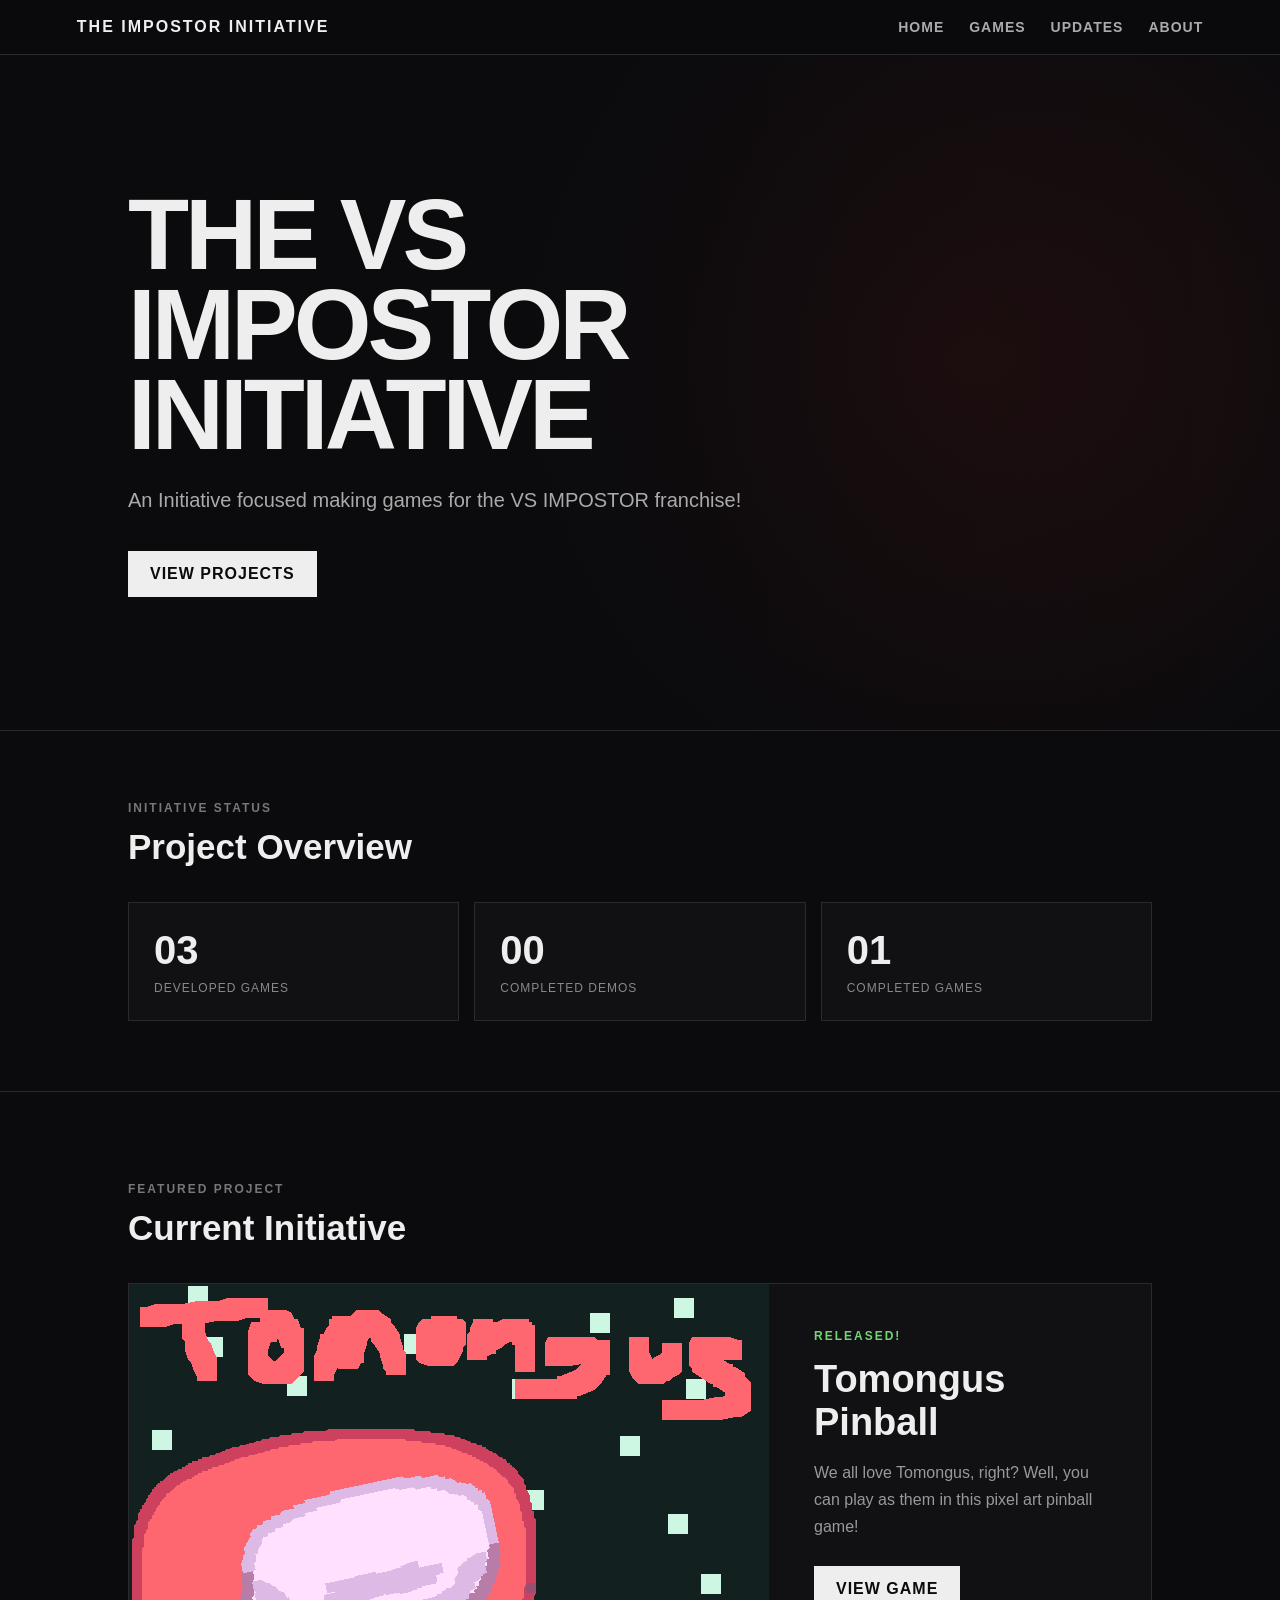
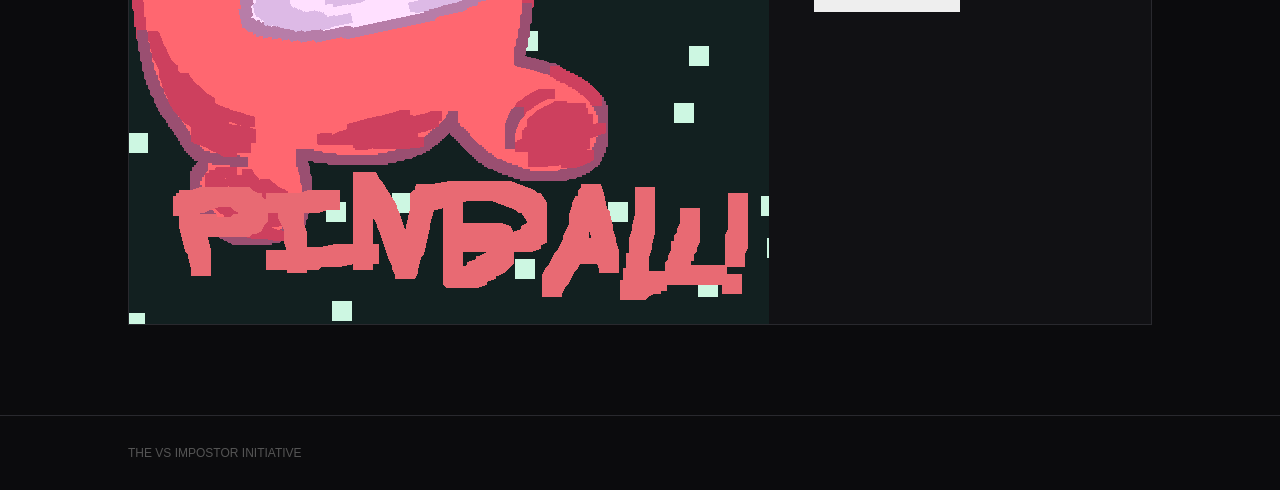
<file: index.html>
<!DOCTYPE html>
<html lang="en">
<head>
    <meta charset="UTF-8">
    <meta name="viewport" content="width=device-width, initial-scale=1.0">

    <title>The VS Impostor Initiative</title>

    <link rel="stylesheet" href="style.css">
</head>

<body>

    <header>
        <div class="logo">
            THE IMPOSTOR INITIATIVE
        </div>

        <nav>
            <a href="/">Home</a>
            <a href="/games">Games</a>
            <a href="/devlog">Updates</a>
            <a href="/about.html">About</a>
        </nav>
    </header>

    <main>

        <section class="hero">

            <div class="hero-content">

                <h1>
                    The VS<br>
                    Impostor<br>
                    Initiative
                </h1>

                <p class="subtitle">
                    An Initiative focused making games for the VS IMPOSTOR franchise!
                </p>

                <a class="button" href="/games">
                    View Projects
                </a>

            </div>

        </section>

        <section class="status-section">

            <div class="section-label">
                Initiative Status
            </div>

            <h2 class="section-title">
                Project Overview
            </h2>

            <div class="status-grid">

                <div class="status-card">
                    <div class="status-number">03</div>
                    <div class="status-name">
                        Developed Games
                    </div>
                </div>

                <div class="status-card">
                    <div class="status-number">00</div>
                    <div class="status-name">
                        Completed Demos
                    </div>
                </div>

                <div class="status-card">
                    <div class="status-number">01</div>
                    <div class="status-name">
                        Completed Games
                    </div>
                </div>

            </div>

        </section>


        <section class="featured">

            <div class="section-label">
                Featured Project
            </div>

            <h2 class="section-title">
                Current Initiative
            </h2>

            <div class="game-card">

                <div class="game-image">
                    <img src="covers/pinball.png" alt="Tomongus Pinball">
                </div>

                <div class="game-info">

                    <div class="game-status">
                        RELEASED!
                    </div>

                    <h3>
                        Tomongus Pinball
                    </h3>

                    <p>
                        We all love Tomongus, right? Well, you can play as them in this pixel art pinball game!
                    </p>

                    <a class="button" href="/games/pinball.html">
                        View Game
                    </a>

                </div>

            </div>

        </section>

    </main>


    <!-- FOOTER -->

    <footer>
        <span>
            THE VS IMPOSTOR INITIATIVE
        </span>
    </footer>

</body>
</html>
</file>
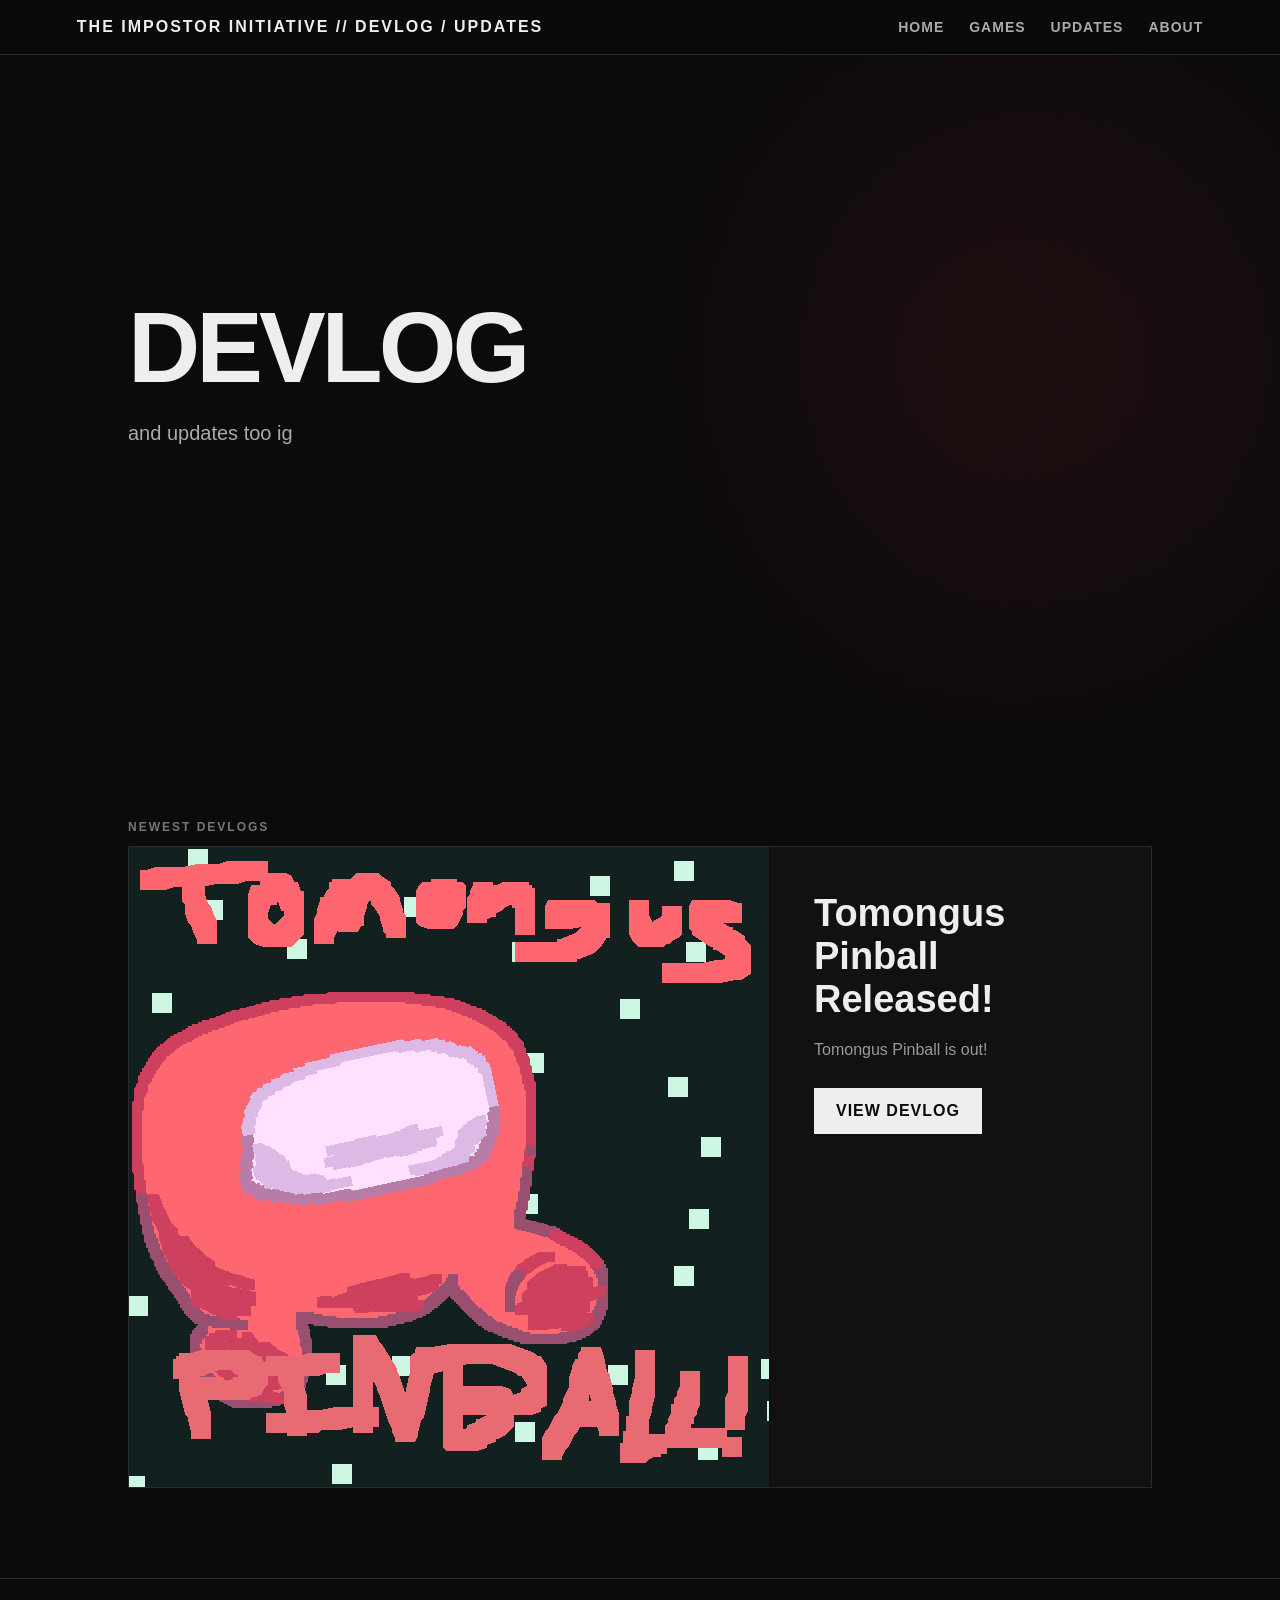
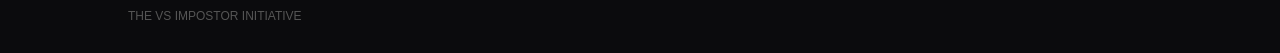
<file: devlog/index.html>
<!DOCTYPE html>
<html lang="en">
<head>
    <meta charset="UTF-8">
    <meta name="viewport" content="width=device-width, initial-scale=1.0">

    <title>The VS Impostor Initiative - Devlog / Updates</title>

    <link rel="stylesheet" href="/style.css">
</head>

<body>

    <header>
        <div class="logo">
            THE IMPOSTOR INITIATIVE // Devlog / Updates
        </div>

        <nav>
            <a href="/">Home</a>
            <a href="/games">Games</a>
            <a href="/devlog">Updates</a>
            <a href="/about.html">About</a>
        </nav>
    </header>

    <main>
        <section class="hero">

            <div class="hero-content">

                <h1>
                    DEVLOG
                </h1>

                <p class="subtitle">
                    and updates too ig
                </p>

            </div>

        </section>

        <section class="featured" id="featured">

            <div class="section-label">
                Newest Devlogs
            </div>

            <div class="game-card">

                <div class="game-image">
                    <img src="/covers/pinball.png" alt="Tomongus Pinball">
                </div>

                <div class="game-info">

                    <h3>
                        Tomongus Pinball Released!
                    </h3>

                    <p>
                        Tomongus Pinball is out!
                    </p>

                    <a class="button" href="/devlog/dev1.html">
                        View Devlog
                    </a>

                </div>

            </div>

        </section>
    </main>

    <footer>
        <span>
            THE VS IMPOSTOR INITIATIVE
        </span>
    </footer>

</body>
</html>
</file>
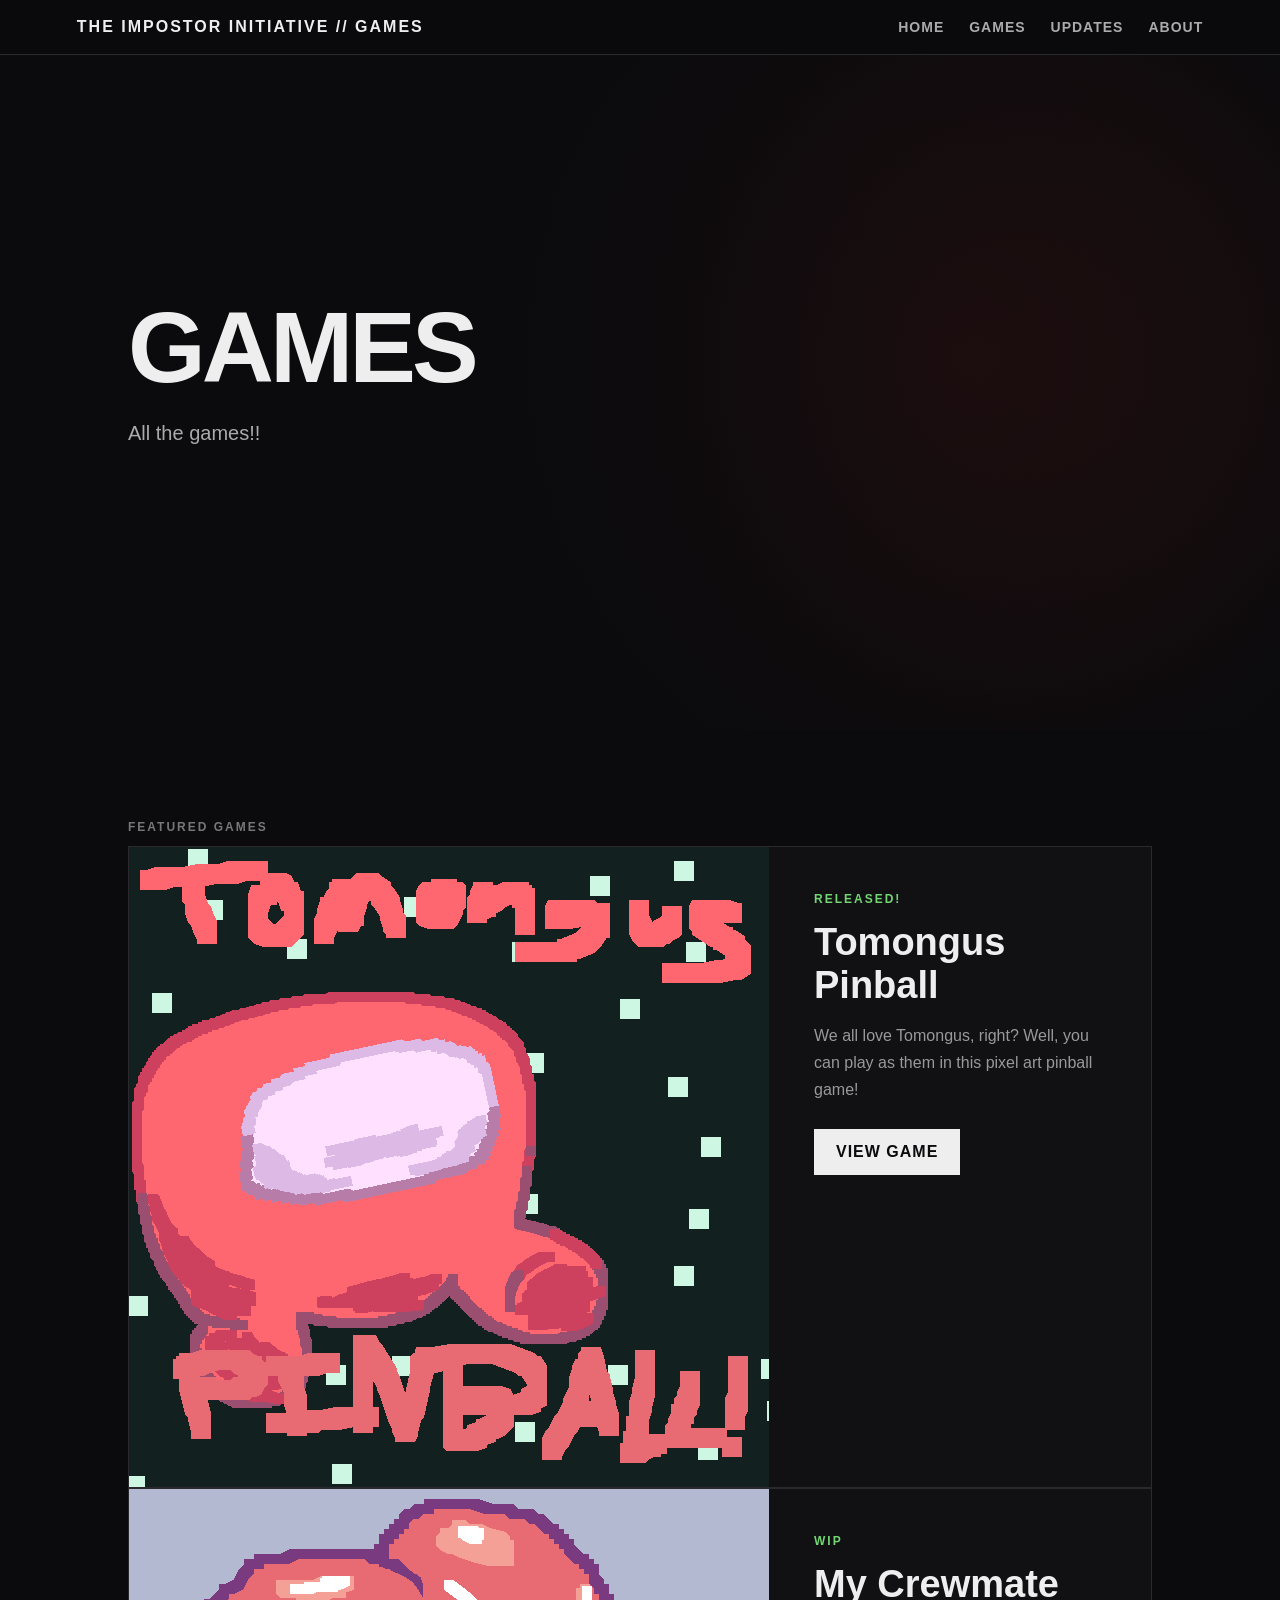
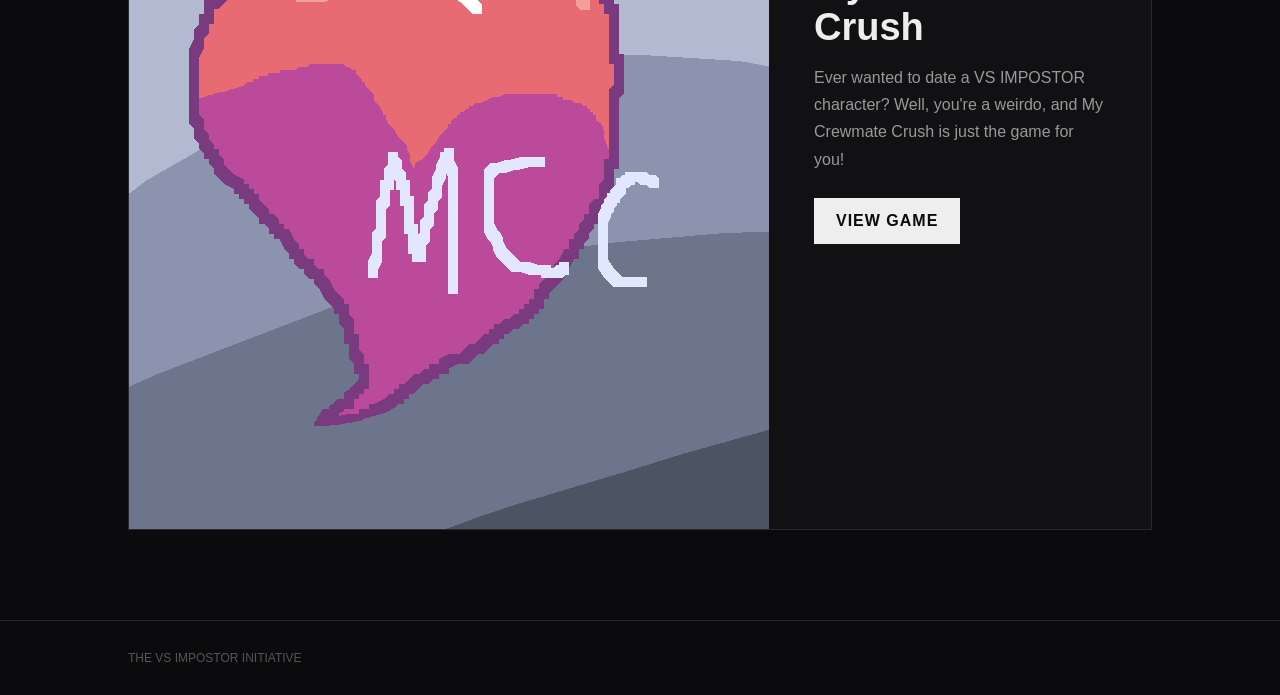
<file: games/index.html>
<!DOCTYPE html>
<html lang="en">
<head>
    <meta charset="UTF-8">
    <meta name="viewport" content="width=device-width, initial-scale=1.0">

    <title>The VS Impostor Initiative - Games</title>

    <link rel="stylesheet" href="/style.css">
</head>

<body>

    <header>
        <div class="logo">
            THE IMPOSTOR INITIATIVE // Games
        </div>

        <nav>
            <a href="/">Home</a>
            <a href="/games">Games</a>
            <a href="/devlog">Updates</a>
            <a href="/about.html">About</a>
        </nav>
    </header>

    <main>
        <section class="hero">

            <div class="hero-content">

                <h1>
                    Games
                </h1>

                <p class="subtitle">
                    All the games!!
                </p>

            </div>

        </section>

        <section class="featured" id="featured">

            <div class="section-label">
                Featured Games
            </div>

            <div class="game-card" id="pinball">

                <div class="game-image">
                    <img src="/covers/pinball.png" alt="Tomongus Pinball">
                </div>

                <div class="game-info">

                    <div class="game-status">
                        RELEASED!
                    </div>

                    <h3>
                        Tomongus Pinball
                    </h3>

                    <p>
                        We all love Tomongus, right? Well, you can play as them in this pixel art pinball game!
                    </p>

                    <a class="button" href="/games/pinball.html">
                        View Game
                    </a>

                </div>

            </div>

            <div class="game-card" id="mcc">

                <div class="game-image">
                    <img src="/covers/mcc.png" alt="My Crewmate Crush">
                </div>

                <div class="game-info">

                    <div class="game-status">
                        WIP
                    </div>

                    <h3>
                        My Crewmate Crush
                    </h3>

                    <p>
                        Ever wanted to date a VS IMPOSTOR character? Well, you're a weirdo, and My Crewmate Crush is just the game for you!
                    </p>

                    <a class="button" href="/games/mcc.html">
                        View Game
                    </a>

                </div>

            </div>

        </section>
    </main>

    <footer>
        <span>
            THE VS IMPOSTOR INITIATIVE
        </span>
    </footer>

</body>
</html>
</file>
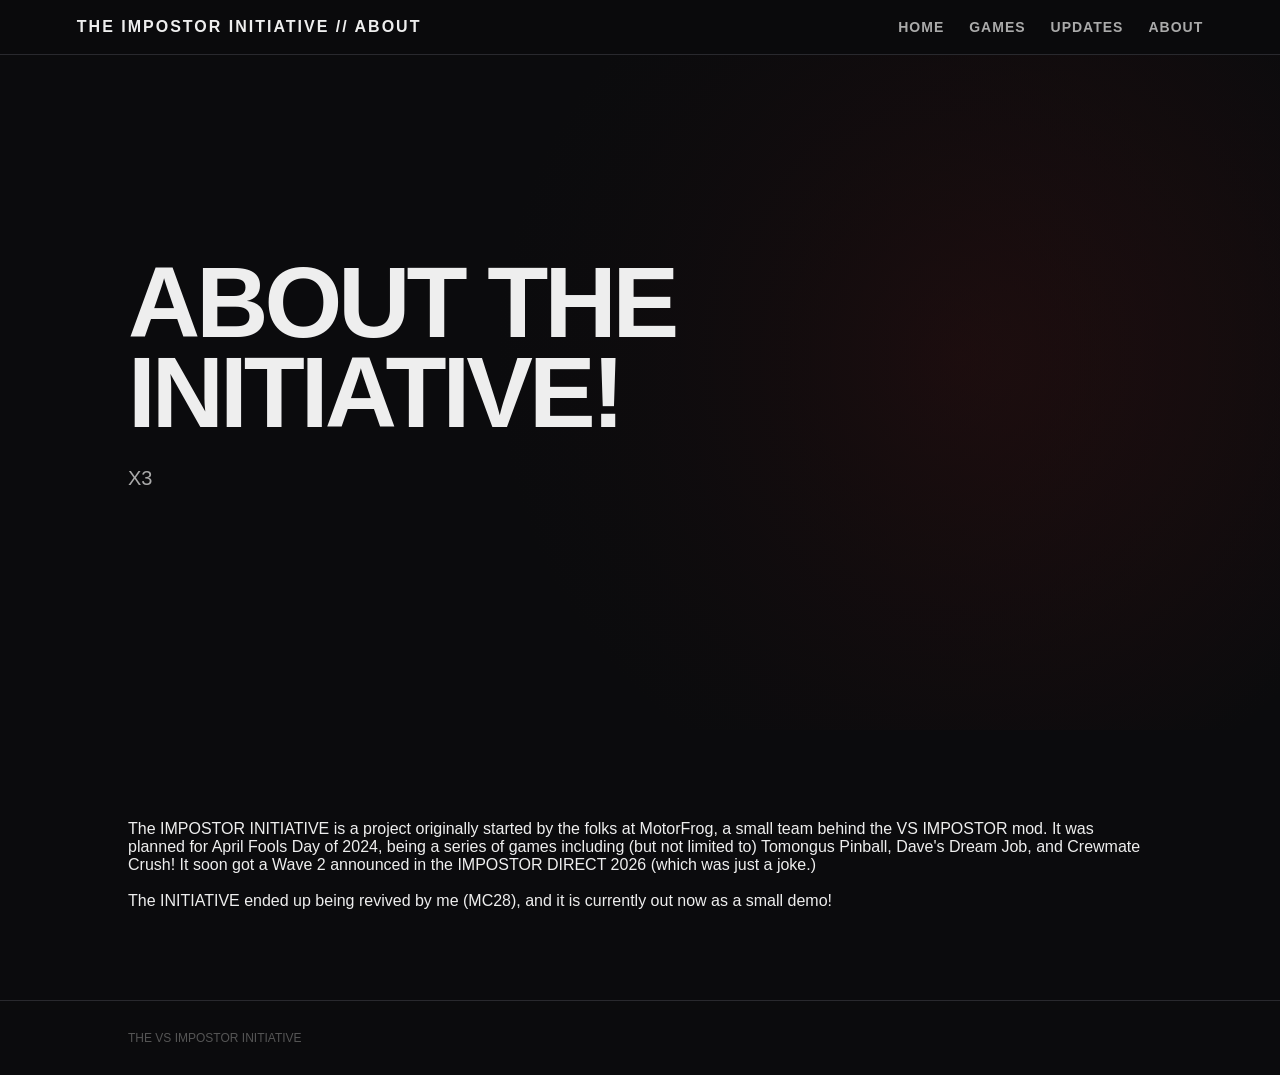
<file: about.html>
<!DOCTYPE html>
<html lang="en">
<head>
    <meta charset="UTF-8">
    <meta name="viewport" content="width=device-width, initial-scale=1.0">

    <title>The VS Impostor Initiative - Devlog / Updates</title>

    <link rel="stylesheet" href="/style.css">
</head>

<body>

    <header>
        <div class="logo">
            THE IMPOSTOR INITIATIVE // About
        </div>

        <nav>
            <a href="/">Home</a>
            <a href="/games">Games</a>
            <a href="/devlog">Updates</a>
            <a href="/about.html">About</a>
        </nav>
    </header>

    <main>
        <section class="hero">

            <div class="hero-content">

                <h1>
                    About the Initiative!
                </h1>

                <p class="subtitle">
                    X3
                </p>

            </div>

        </section>

        <section class="devlog" id="devlog">

            The IMPOSTOR INITIATIVE is a project originally started by the folks at MotorFrog, a small team behind the VS IMPOSTOR mod.
            It was planned for April Fools Day of 2024, being a series of games including (but not limited to) Tomongus Pinball, Dave's Dream Job, and Crewmate Crush!
            It soon got a Wave 2 announced in the IMPOSTOR DIRECT 2026 (which was just a joke.)
            <br/><br/>
            The INITIATIVE ended up being revived by me (MC28), and it is currently out now as a small demo!

        </section>
    </main>

    <footer>
        <span>
            THE VS IMPOSTOR INITIATIVE
        </span>
    </footer>

</body>
</html>
</file>
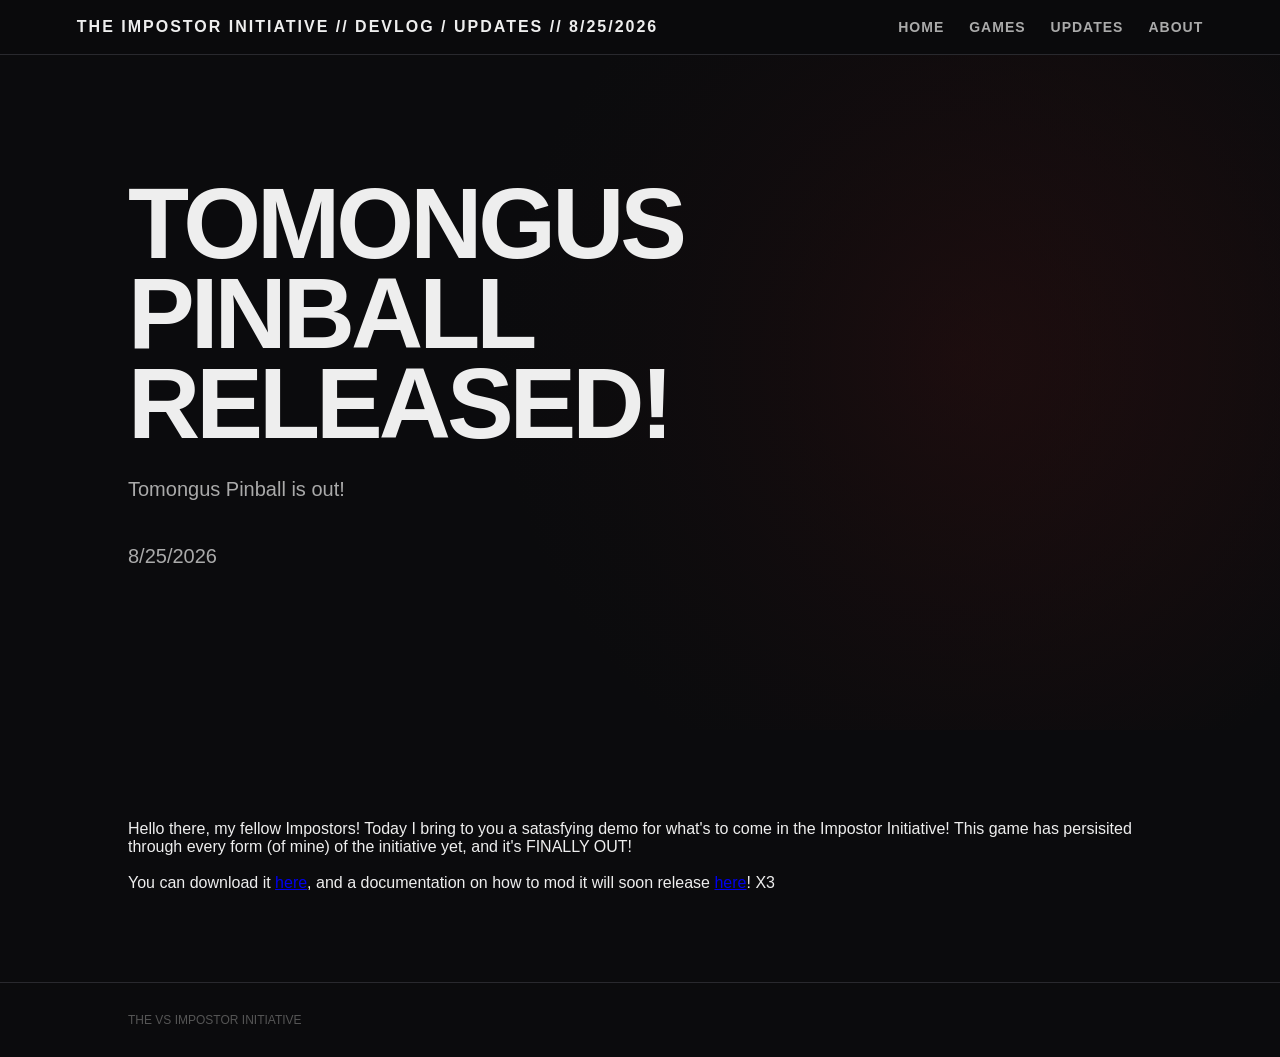
<file: devlog/dev1.html>
<!DOCTYPE html>
<html lang="en">
<head>
    <meta charset="UTF-8">
    <meta name="viewport" content="width=device-width, initial-scale=1.0">

    <title>The VS Impostor Initiative - 8/25/2026</title>

    <link rel="stylesheet" href="/style.css">
</head>

<body>

    <header>
        <div class="logo">
            THE IMPOSTOR INITIATIVE // Devlog / Updates // 8/25/2026
        </div>

        <nav>
            <a href="/">Home</a>
            <a href="/games">Games</a>
            <a href="/devlog">Updates</a>
            <a href="/about.html">About</a>
        </nav>
    </header>

    <main>
        <section class="hero">

            <div class="hero-content">

                <h1>
                    Tomongus Pinball Released!
                </h1>

                <p class="subtitle">
                    Tomongus Pinball is out!
                </p>

                <p class="subtitle">
                    8/25/2026
                </p>

            </div>

        </section>

        <section class="devlog" id="devlog">

            <p>
                Hello there, my fellow Impostors! Today I bring to you a satasfying demo for what's to come in the Impostor Initiative!
                This game has persisited through every form (of mine) of the initiative yet, and it's FINALLY OUT!
                <br/><br/>
                You can download it <a href="/builds/tomongusDemoV1.zip" download>here</a>, and a documentation on how to mod it will soon release <a href="https://docs.mc28.net">here</a>! X3
            </p>

        </section>
    </main>

    <footer>
        <span>
            THE VS IMPOSTOR INITIATIVE
        </span>
    </footer>

</body>
</html>
</file>
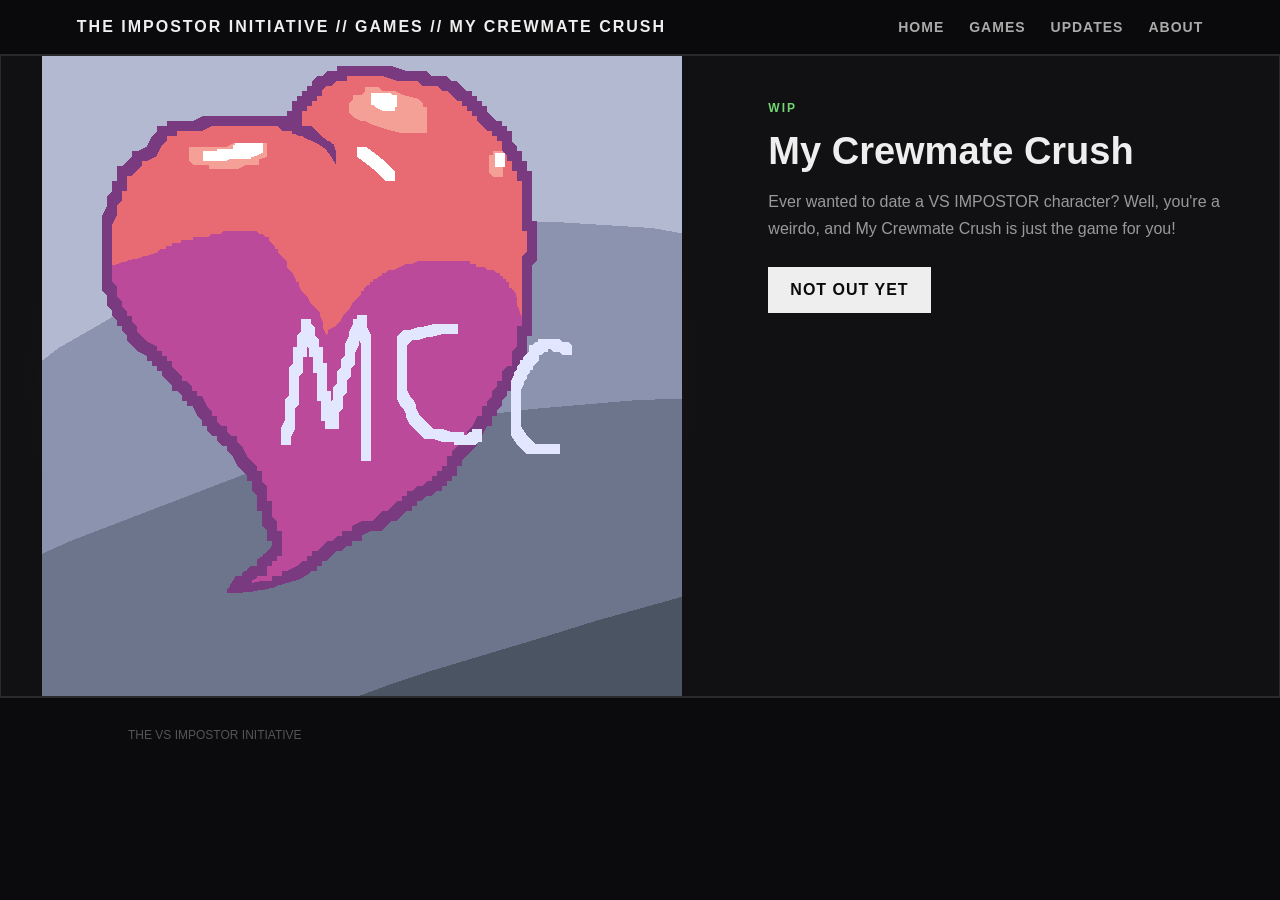
<file: games/mcc.html>
<!DOCTYPE html>
<html lang="en">
<head>
    <meta charset="UTF-8">
    <meta name="viewport" content="width=device-width, initial-scale=1.0">

    <title>The VS Impostor Initiative - My Crewmate Crush</title>

    <link rel="stylesheet" href="/style.css">
</head>

<body>

    <header>
        <div class="logo">
            THE IMPOSTOR INITIATIVE // Games // My Crewmate Crush
        </div>

        <nav>
            <a href="/">Home</a>
            <a href="/games">Games</a>
            <a href="/devlog">Updates</a>
            <a href="/about.html">About</a>
        </nav>
    </header>

    <main>

            <div class="game-card">

                <div class="game-image">
                    <img src="/covers/mcc.png" alt="My Crewmate Crush">
                </div>

                <div class="game-info">

                    <div class="game-status">
                        WIP
                    </div>

                    <h3>
                        My Crewmate Crush
                    </h3>

                    <p>
                        Ever wanted to date a VS IMPOSTOR character? Well, you're a weirdo, and My Crewmate Crush is just the game for you!
                    </p>

                    <a class="button" href="#">Not Out Yet</a>

                </div>

            </div>

        </section>
    </main>

    <footer>
        <span>
            THE VS IMPOSTOR INITIATIVE
        </span>
    </footer>

</body>
</html>
</file>
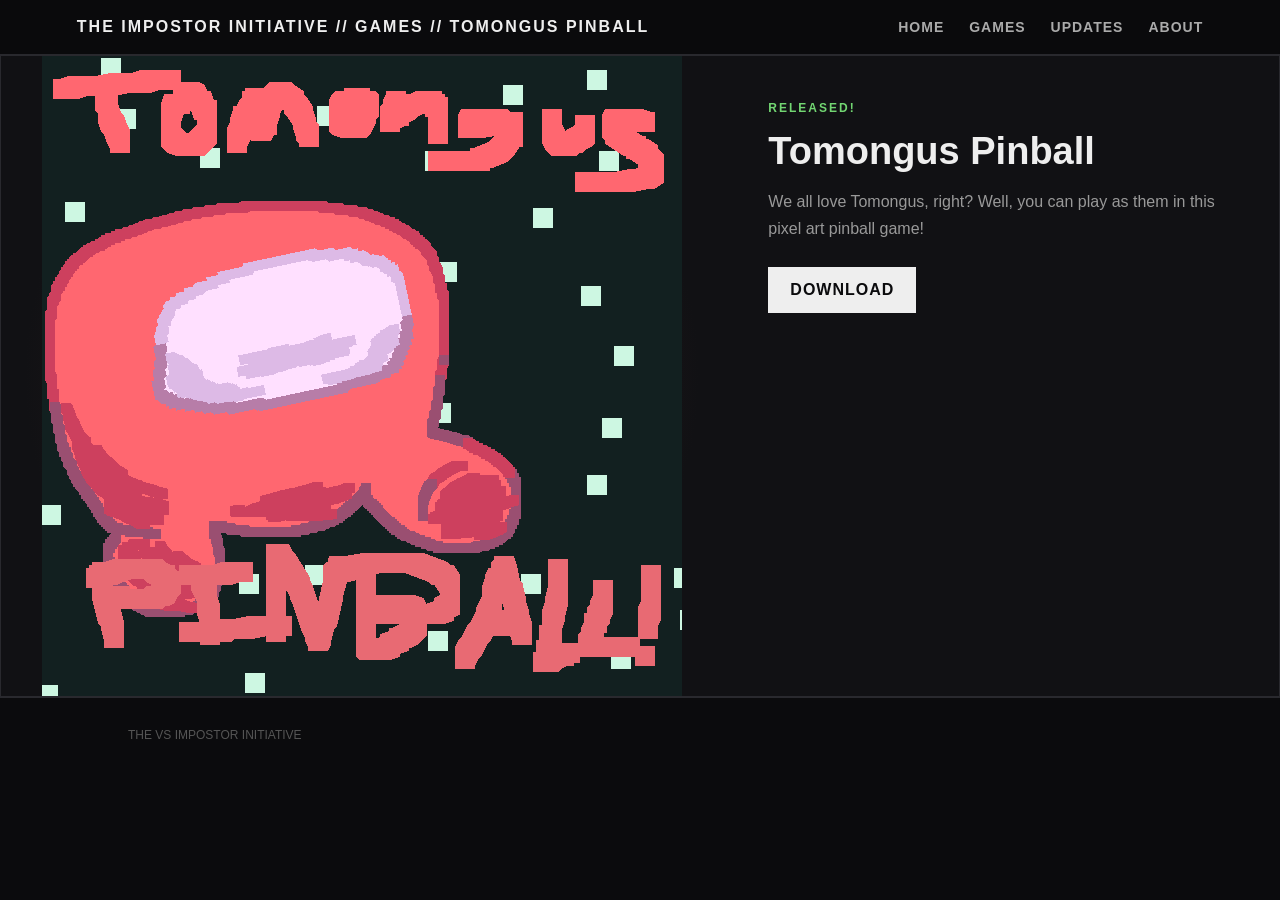
<file: games/pinball.html>
<!DOCTYPE html>
<html lang="en">
<head>
    <meta charset="UTF-8">
    <meta name="viewport" content="width=device-width, initial-scale=1.0">

    <title>The VS Impostor Initiative - Tomongus Pinball</title>

    <link rel="stylesheet" href="/style.css">
</head>

<body>

    <header>
        <div class="logo">
            THE IMPOSTOR INITIATIVE // Games // Tomongus Pinball
        </div>

        <nav>
            <a href="/">Home</a>
            <a href="/games">Games</a>
            <a href="/devlog">Updates</a>
            <a href="/about.html">About</a>
        </nav>
    </header>

    <main>

            <div class="game-card" id="pinball">

                <div class="game-image">
                    <img src="/covers/pinball.png" alt="Tomongus Pinball">
                </div>

                <div class="game-info">

                    <div class="game-status">
                        RELEASED!
                    </div>

                    <h3>
                        Tomongus Pinball
                    </h3>

                    <p>
                        We all love Tomongus, right? Well, you can play as them in this pixel art pinball game!
                    </p>

                    <a class="button" href="/builds/tomongusDemoV1.zip" download>Download</a>

                </div>

            </div>

        </section>
    </main>

    <footer>
        <span>
            THE VS IMPOSTOR INITIATIVE
        </span>
    </footer>

</body>
</html>
</file>
<file: style.css>
* {
    box-sizing: border-box;
    margin: 0;
    padding: 0;
}

body {
    font-family: Arial, Helvetica, sans-serif;
    background: #0b0b0d;
    color: #eeeeee;
    min-height: 100vh;
}

header {
    position: sticky;
    top: 0;
    z-index: 100;

    display: flex;
    justify-content: space-between;
    align-items: center;

    padding: 18px 6%;

    background: rgba(11, 11, 13, 0.95);
    border-bottom: 1px solid #29292e;
    backdrop-filter: blur(8px);
}

.logo {
    font-weight: 900;
    letter-spacing: 2px;
    text-transform: uppercase;
}

nav {
    display: flex;
    gap: 25px;
}

nav a {
    color: #aaa;
    text-decoration: none;
    font-size: 14px;
    font-weight: bold;
    text-transform: uppercase;
    letter-spacing: 1px;
    transition: color 0.2s;
}

nav a:hover {
    color: white;
}

.hero {
    min-height: 75vh;

    display: flex;
    align-items: center;

    padding: 80px 10%;

    background:
        linear-gradient(90deg,
            rgba(11, 11, 13, 1) 0%,
            rgba(11, 11, 13, 0.85) 45%,
            rgba(11, 11, 13, 0.45) 100%),
        radial-gradient(circle at 75% 45%,
            #3a1111 0%,
            transparent 45%);
}

.hero-content {
    max-width: 850px;
}

.classification {
    display: inline-block;

    margin-bottom: 20px;
    padding: 7px 12px;

    border: 1px solid #703030;
    color: #d66;

    font-size: 12px;
    font-weight: bold;
    letter-spacing: 2px;
    text-transform: uppercase;
}

h1 {
    font-size: clamp(45px, 8vw, 100px);
    line-height: 0.9;
    text-transform: uppercase;
    letter-spacing: -4px;
    margin-bottom: 25px;
}

.subtitle {
    color: #aaa;
    font-size: 20px;
    line-height: 1.6;
    max-width: 650px;
    margin-bottom: 35px;
}

.button {
    display: inline-block;

    padding: 14px 22px;

    background: #eeeeee;
    color: #0b0b0d;

    text-decoration: none;
    font-weight: 900;
    text-transform: uppercase;
    letter-spacing: 1px;

    transition: transform 0.2s, background 0.2s;
}

.button:hover {
    transform: translateY(-3px);
    background: white;
}

.status-section {
    padding: 70px 10%;

    border-top: 1px solid #29292e;
    border-bottom: 1px solid #29292e;
}

.section-label {
    color: #777;
    font-size: 12px;
    font-weight: bold;
    letter-spacing: 2px;
    text-transform: uppercase;
    margin-bottom: 12px;
}

.section-title {
    font-size: 35px;
    margin-bottom: 35px;
}

.status-grid {
    display: grid;
    grid-template-columns: repeat(3, 1fr);
    gap: 15px;
}

.status-card {
    padding: 25px;

    background: #111114;
    border: 1px solid #29292e;
}

.status-number {
    font-size: 40px;
    font-weight: 900;
    margin-bottom: 8px;
}

.status-name {
    color: #888;
    text-transform: uppercase;
    letter-spacing: 1px;
    font-size: 12px;
}

.featured {
    padding: 90px 10%;
}

.game-card {
    display: grid;
    grid-template-columns: 1.3fr 1fr;

    min-height: 350px;

    background: #111114;
    border: 1px solid #29292e;
}

.game-image {
    min-height: 350px;

    display: flex;
    align-items: center;
    justify-content: center;

    background:
        radial-gradient(circle,
            #332020 0%,
            #111114 70%);

    color: #555;
    font-size: 14px;
    text-transform: uppercase;
    letter-spacing: 2px;
}

.game-info {
    padding: 45px;
}

.game-status {
    color: #72d672;
    font-size: 12px;
    font-weight: bold;
    letter-spacing: 2px;
    text-transform: uppercase;
    margin-bottom: 15px;
}

.game-info h3 {
    font-size: 38px;
    margin-bottom: 15px;
}

.game-info p {
    color: #999;
    line-height: 1.7;
    margin-bottom: 25px;
}

.devlog {
    padding: 90px 10%;
}

footer {
    padding: 30px 10%;

    border-top: 1px solid #29292e;

    color: #555;
    font-size: 12px;

    display: flex;
    justify-content: space-between;
}

@media (max-width: 800px) {
    header {
        flex-direction: column;
        gap: 15px;
    }

    nav {
        gap: 15px;
    }

    .status-grid {
        grid-template-columns: 1fr;
    }

    .game-card {
        grid-template-columns: 1fr;
    }

    .hero {
        padding: 70px 7%;
    }

    .featured,
    .status-section {
        padding-left: 7%;
        padding-right: 7%;
    }

    footer {
        flex-direction: column;
        gap: 10px;
    }
}
</file>
